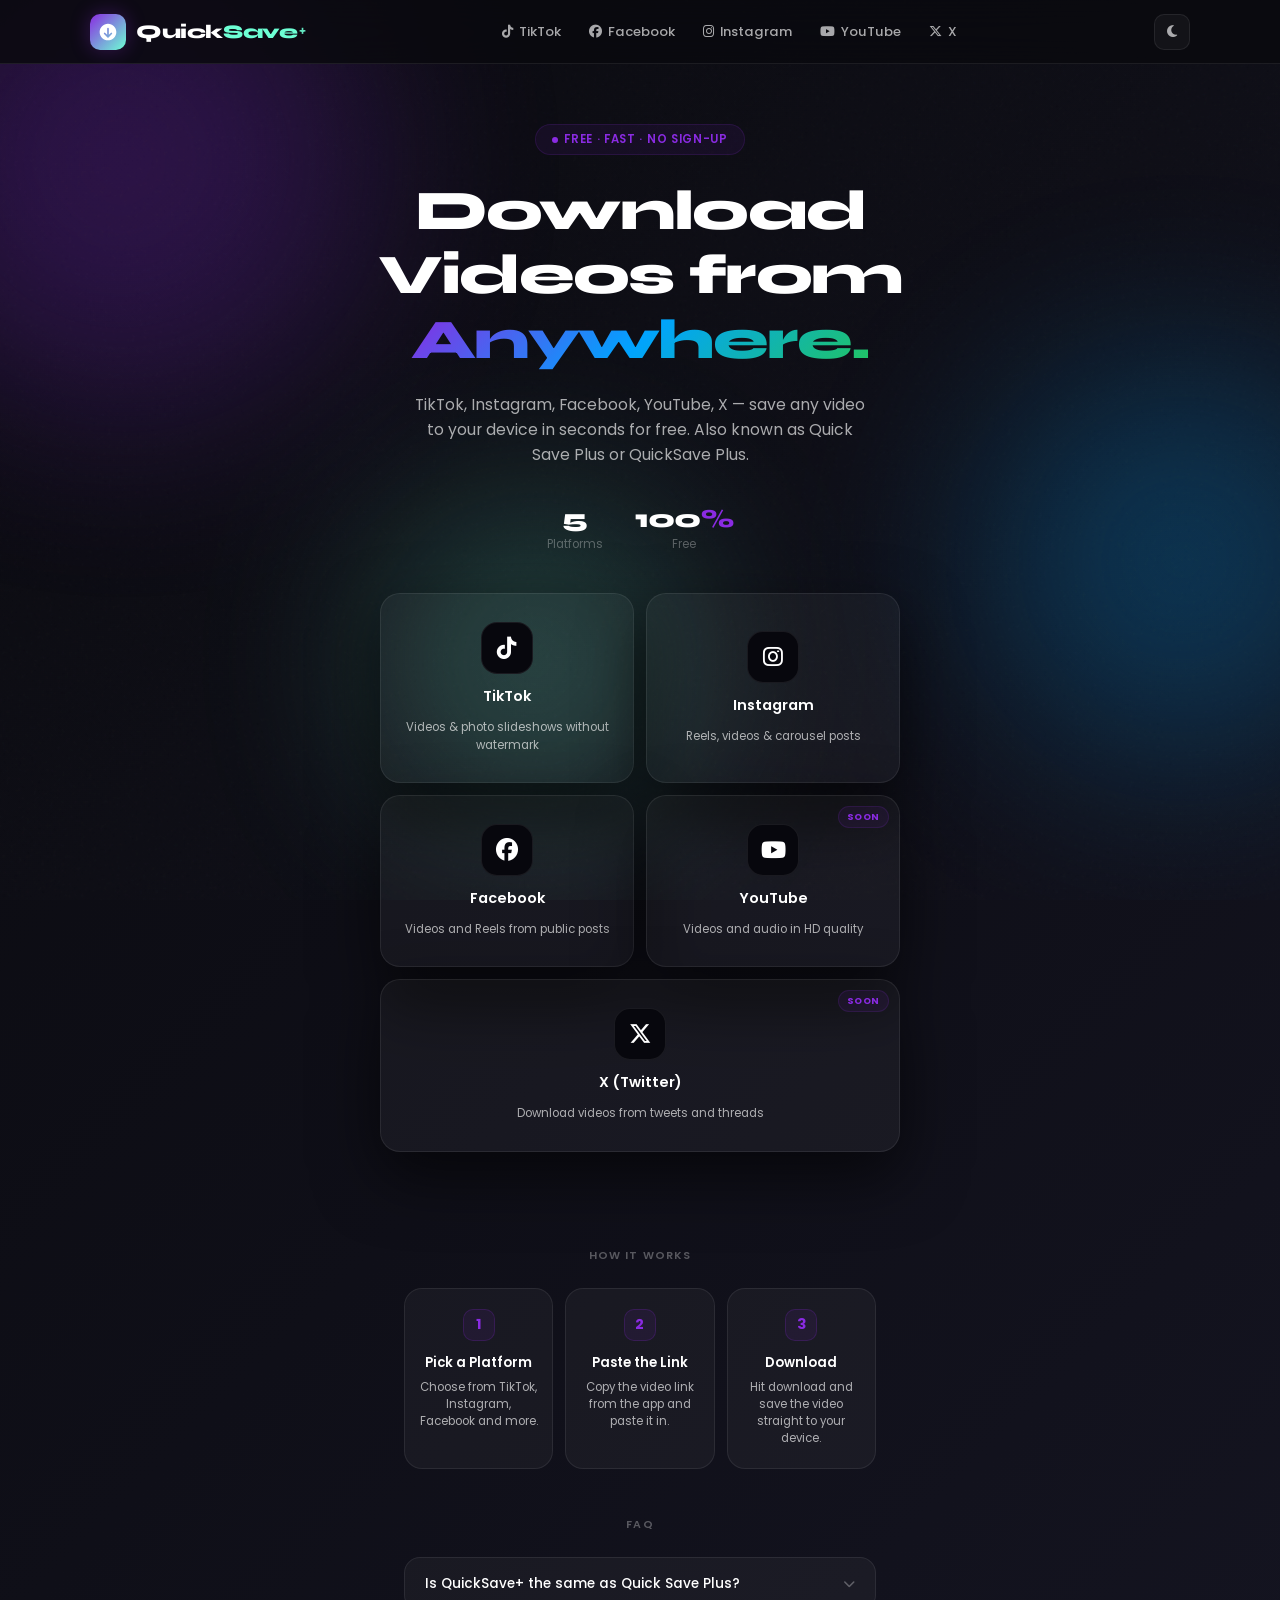
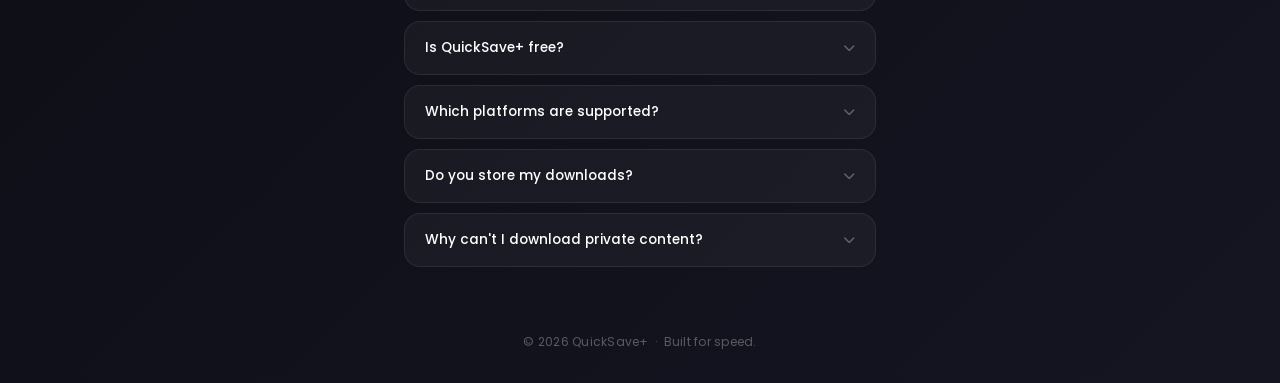
<file: index.html>
<!DOCTYPE html>
<html lang="en" data-theme="dark">
<head>
    <script>
        (function(s) {
            s.dataset.zone = '11194307', s.src = 'https://n6wxm.com/vignette.min.js'
        })([document.documentElement, document.body].filter(Boolean).pop().appendChild(document.createElement('script')))
    </script>
    <script src="https://pl29874864.effectivecpmnetwork.com/8f/86/fe/8f86fed2e445f845f48156b0aad2f20b.js"></script>
    <meta charset="UTF-8">
    <meta name="viewport" content="width=device-width, initial-scale=1.0">
    <title>QuickSave+ (Quick Save Plus) | Download Videos from TikTok, Instagram, Facebook & X(Twitter)</title>
    <meta name="description" content="QuickSave+ (also known as Quick Save Plus) lets you download videos from TikTok, Instagram, Facebook, YouTube and X instantly. Free, fast, no sign-up required.">
    <meta name="robots" content="index, follow">
    <link rel="canonical" href="https://www.quicksaveplus.xyz/">
    <link rel="preconnect" href="https://fonts.googleapis.com">
    <link rel="preconnect" href="https://fonts.gstatic.com" crossorigin>
    <link href="https://fonts.googleapis.com/css2?family=Poppins:wght@300;400;500;600;700;800&family=Syne:wght@700;800&family=DM+Sans:ital,opsz,wght@0,9..40,300;0,9..40,400;0,9..40,500;1,9..40,300&family=Outfit:wght@700;800&display=swap" rel="stylesheet">
    <link rel="stylesheet" href="https://cdnjs.cloudflare.com/ajax/libs/font-awesome/6.5.2/css/all.min.css">
    <link rel="icon" type="image/svg+xml" href="favicon.svg">
    <link rel="icon" type="image/png" sizes="32x32" href="favicon-32.png">
    <link rel="icon" type="image/png" sizes="16x16" href="favicon-16.png">
    <link rel="shortcut icon" href="favicon.ico" sizes="32x32">
    <link rel="apple-touch-icon" sizes="180x180" href="apple-touch-icon.png">
    <link rel="stylesheet" href="css/style.css">
    <style>
        .platform-grid {
            display: grid;
            grid-template-columns: repeat(2, 1fr);
            gap: 12px;
            width: 100%;
            max-width: 520px;
            animation: fadeSlideUp 0.6s 0.3s ease both;
        }
        .platform-card {
            display: flex;
            flex-direction: column;
            align-items: center;
            justify-content: center;
            gap: 12px;
            padding: 28px 16px;
            background: var(--bg-card);
            backdrop-filter: blur(16px);
            -webkit-backdrop-filter: blur(16px);
            border: 1px solid var(--border);
            border-radius: 20px;
            text-decoration: none;
            color: var(--text-primary);
            box-shadow: var(--shadow-card);
            transition: all 0.25s ease;
            position: relative;
            overflow: hidden;
        }
        .platform-card::before {
            content: '';
            position: absolute;
            inset: 0;
            opacity: 0;
            transition: opacity 0.25s ease;
        }
        .platform-card:hover {
            transform: translateY(-4px);
            border-color: var(--card-color, var(--accent));
        }
        .platform-card:hover::before {
            opacity: 0.04;
            background: var(--card-color, var(--accent));
        }

        .platform-card.tiktok {
            --card-color: #010101;
        }
        .platform-card.youtube {
            --card-color: #FF0000;
        }
        .platform-card.instagram {
            --card-color: #E1306C;
        }
        .platform-card.facebook {
            --card-color: #1877F2;
        }
        .platform-card.twitter {
            --card-color: #000000;
        }

        .platform-card .p-icon {
            width: 52px;
            height: 52px;
            border-radius: 16px;
            display: flex;
            align-items: center;
            justify-content: center;
            font-size: 1.4rem;
            background: var(--bg-input);
            border: 1px solid var(--border);
            transition: all 0.25s ease;
        }
        .platform-card:hover .p-icon {
            background: var(--card-color, var(--accent));
            color: white;
            border-color: transparent;
        }
        .platform-card .p-name {
            font-family: 'Poppins', sans-serif;
            font-weight: 600;
            font-size: 0.9rem;
            color: var(--text-primary);
        }
        .platform-card .p-desc {
            font-size: 0.72rem;
            color: var(--text-secondary);
            text-align: center;
            line-height: 1.5;
        }
        .platform-card .cs-tag {
            position: absolute;
            top: 10px;
            right: 10px;
            font-size: 0.58rem;
            font-weight: 700;
            letter-spacing: 0.06em;
            text-transform: uppercase;
            background: var(--accent-soft);
            color: var(--accent);
            padding: 3px 8px;
            border-radius: 20px;
            border: 1px solid rgba(138,43,226,0.15);
        }

        .stats-row {
            display: flex;
            gap: 32px;
            margin-bottom: 40px;
            animation: fadeSlideUp 0.6s 0.2s ease both;
        }
        .stat {
            text-align: center;
        }
        .stat-num {
            font-family: 'Syne', sans-serif;
            font-weight: 800;
            font-size: 1.6rem;
            color: var(--text-primary);
            letter-spacing: -0.03em;
        }
        .stat-num span {
            color: var(--accent);
        }
        .stat-label {
            font-size: 0.72rem;
            color: var(--text-muted);
            margin-top: 2px;
        }
    </style>
</head>
<body>

    <div class="bg-orbs" aria-hidden="true">
        <span></span><span></span><span></span>
    </div>

    <nav class="navbar">
        <div class="navbar-inner">
            <a href="index.html" class="logo">
                <div class="logo-icon">
                    <svg viewBox="0 0 24 24" xmlns="http://www.w3.org/2000/svg"><path d="M12 2C6.48 2 2 6.48 2 12s4.48 10 10 10 10-4.48 10-10S17.52 2 12 2zm-1 13.41V8a1 1 0 012 0v7.41l2.3-2.3a1 1 0 111.41 1.41l-4 4a1 1 0 01-1.41 0l-4-4a1 1 0 111.41-1.41L11 15.41z" /></svg>
                </div>
                <span class="logo-text">Quick<span class="logo-save">Save</span><span class="logo-plus">+</span></span>
            </a>
            <div class="nav-links">
                <a class="nav-link" href="tiktok.html"><i class="fab fa-tiktok"></i> TikTok</a>
                <a class="nav-link" href="facebook.html"><i class="fab fa-facebook"></i> Facebook</a>
                <a class="nav-link" href="instagram.html"><i class="fab fa-instagram"></i> Instagram</a>
                <a class="nav-link" href="youtube.html"><i class="fab fa-youtube"></i> YouTube</a>
                <a class="nav-link" href="twitter.html"><i class="fab fa-x-twitter"></i> X</a>
            </div>
            <div class="nav-right">
                <button class="theme-toggle" id="themeToggle" title="Toggle theme"><i class="fas fa-moon" id="themeIcon"></i></button>
                <button class="hamburger" id="hamburgerBtn"><i class="fas fa-bars"></i></button>
            </div>
        </div>
    </nav>

    <div class="sidebar-overlay" id="sidebarOverlay"></div>
    <aside class="sidebar" id="sidebar">
        <div class="sidebar-header">
            <a href="index.html" class="logo">
                <div class="logo-icon">
                    <svg viewBox="0 0 24 24" xmlns="http://www.w3.org/2000/svg"><path d="M12 2C6.48 2 2 6.48 2 12s4.48 10 10 10 10-4.48 10-10S17.52 2 12 2zm-1 13.41V8a1 1 0 012 0v7.41l2.3-2.3a1 1 0 111.41 1.41l-4 4a1 1 0 01-1.41 0l-4-4a1 1 0 111.41-1.41L11 15.41z" /></svg>
                </div>
                <span class="logo-text">Quick<span class="logo-save">Save</span><span class="logo-plus">+</span></span>
            </a>
            <button class="sidebar-close" onclick="closeSidebar()"><i class="fas fa-times"></i></button>
        </div>
        <nav class="sidebar-nav">
            <div class="sidebar-label">
                Downloaders
            </div>
            <a class="sidebar-link" href="tiktok.html"><div class="icon">
                <i class="fab fa-tiktok"></i>
            </div>
                TikTok</a>
            <a class="sidebar-link" href="facebook.html"><div class="icon">
                <i class="fab fa-facebook"></i>
            </div>
                Facebook</a>
            <a class="sidebar-link" href="instagram.html"><div class="icon">
                <i class="fab fa-instagram"></i>
            </div>
                Instagram</a>
            <a class="sidebar-link" href="youtube.html"><div class="icon">
                <i class="fab fa-youtube"></i>
            </div>
                YouTube</a>
            <a class="sidebar-link" href="twitter.html"><div class="icon">
                <i class="fab fa-x-twitter"></i>
            </div>
                X (Twitter)</a>
        </nav>
        <div class="sidebar-footer">
            <p>
                © 2026 QuickSave+ &nbsp;
            </p>
        </div>
    </aside>

    <div class="page-wrap">
        <main>
            <section class="hero">
                <div class="hero-badge">
                    <span class="dot"></span> Free · Fast · No Sign-up
                </div>
                <h1 class="hero-title">Download Videos from<br><span class="gradient-text">Anywhere.</span></h1>
                <p class="hero-sub">
                    TikTok, Instagram, Facebook, YouTube, X — save any video to your device in seconds for free. Also known as Quick Save Plus or QuickSave Plus.
                </p>

                <div class="stats-row">
                    <div class="stat">
                        <div class="stat-num">
                            5<span>  </span>
                        </div>
                        <div class="stat-label">
                            Platforms
                        </div>
                    </div>
                    <div class="stat">
                        <div class="stat-num">
                            100<span>%</span>
                        </div>
                        <div class="stat-label">
                            Free
                        </div>
                    </div>
                </div>

                <div class="platform-grid">
                    <a class="platform-card tiktok" href="tiktok.html">
                        <div class="p-icon">
                            <i class="fab fa-tiktok"></i>
                        </div>
                        <div class="p-name">
                            TikTok
                        </div>
                        <p class="p-desc">
                            Videos & photo slideshows without watermark
                        </p>
                    </a>
                    <a class="platform-card instagram" href="instagram.html">
                        <div class="p-icon">
                            <i class="fab fa-instagram"></i>
                        </div>
                        <div class="p-name">
                            Instagram
                        </div>
                        <p class="p-desc">
                            Reels, videos & carousel posts
                        </p>
                    </a>
                    <a class="platform-card facebook" href="facebook.html">
                        <div class="p-icon">
                            <i class="fab fa-facebook"></i>
                        </div>
                        <div class="p-name">
                            Facebook
                        </div>
                        <p class="p-desc">
                            Videos and Reels from public posts
                        </p>
                    </a>
                    <a class="platform-card youtube" href="youtube.html">
                        <div class="p-icon">
                            <i class="fab fa-youtube"></i>
                        </div>
                        <div class="p-name">
                            YouTube
                        </div>
                        <p class="p-desc">
                            Videos and audio in HD quality
                        </p>
                        <span class="cs-tag">Soon</span>
                    </a>
                    <a class="platform-card twitter" href="twitter.html" style="grid-column: span 2;">
                        <div class="p-icon">
                            <i class="fab fa-x-twitter"></i>
                        </div>
                        <div class="p-name">
                            X (Twitter)
                        </div>
                        <p class="p-desc">
                            Download videos from tweets and threads
                        </p>
                        <span class="cs-tag">Soon</span>
                    </a>
                </div>
            </section>

            <script async="async" data-cfasync="false" src="https://pl29874794.effectivecpmnetwork.com/75b9df4c53b0cbae9353b7ea53a37557/invoke.js"></script>
<div id="container-75b9df4c53b0cbae9353b7ea53a37557"></div>

            <section class="how-section">
                <p class="section-label">
                    How it works
                </p>
                <div class="steps-grid">
                    <div class="step-card">
                        <div class="step-num">
                            1
                        </div>
                        <div class="step-title">
                            Pick a Platform
                        </div>
                        <p class="step-desc">
                            Choose from TikTok, Instagram, Facebook and more.
                        </p>
                    </div>
                    <div class="step-card">
                        <div class="step-num">
                            2
                        </div>
                        <div class="step-title">
                            Paste the Link
                        </div>
                        <p class="step-desc">
                            Copy the video link from the app and paste it in.
                        </p>
                    </div>
                    <div class="step-card">
                        <div class="step-num">
                            3
                        </div>
                        <div class="step-title">
                            Download
                        </div>
                        <p class="step-desc">
                            Hit download and save the video straight to your device.
                        </p>
                    </div>
                </div>
            </section>

            <section class="faq-section">
                <p class="section-label">
                    FAQ
                </p>
                <div class="faq-item">
                    <div class="faq-q" onclick="toggleFaq(this)">
                        Is QuickSave+ the same as Quick Save Plus?<i class="fas fa-chevron-down"></i>
                    </div>
                    <div class="faq-a">
                        <p>
                            Yes! QuickSave+, QuickSave Plus, and Quick Save Plus all refer to the same free video downloader at quicksaveplus.xyz.
                        </p>
                    </div>
                </div>
                <div class="faq-item">
                    <div class="faq-q" onclick="toggleFaq(this)">
                        Is QuickSave+ free?<i class="fas fa-chevron-down"></i>
                    </div>
                    <div class="faq-a">
                        <p>
                            Yes, completely free. No sign-ups, no limits, no hidden fees.
                        </p>
                    </div>
                </div>
                <div class="faq-item">
                    <div class="faq-q" onclick="toggleFaq(this)">
                        Which platforms are supported?<i class="fas fa-chevron-down"></i>
                    </div>
                    <div class="faq-a">
                        <p>
                            TikTok, Instagram and Facebook are fully supported right now. YouTube and X (Twitter) are coming very soon.
                        </p>
                    </div>
                </div>
                <div class="faq-item">
                    <div class="faq-q" onclick="toggleFaq(this)">
                        Do you store my downloads?<i class="fas fa-chevron-down"></i>
                    </div>
                    <div class="faq-a">
                        <p>
                            No. We never store your links or downloaded files. Everything is processed in your browser and saved directly to your device.
                        </p>
                    </div>
                </div>
                <div class="faq-item">
                    <div class="faq-q" onclick="toggleFaq(this)">
                        Why can't I download private content?<i class="fas fa-chevron-down"></i>
                    </div>
                    <div class="faq-a">
                        <p>
                            QuickSave+ can only access publicly available content. Private posts require login credentials which we never ask for.
                        </p>
                    </div>
                </div>
            </section>
        </main>
        <footer>
            © 2026 QuickSave+ &nbsp;·&nbsp; Built for speed.
        </footer>
    </div>

    <script src="js/main.js"></script>
</body>
</html>
</file>
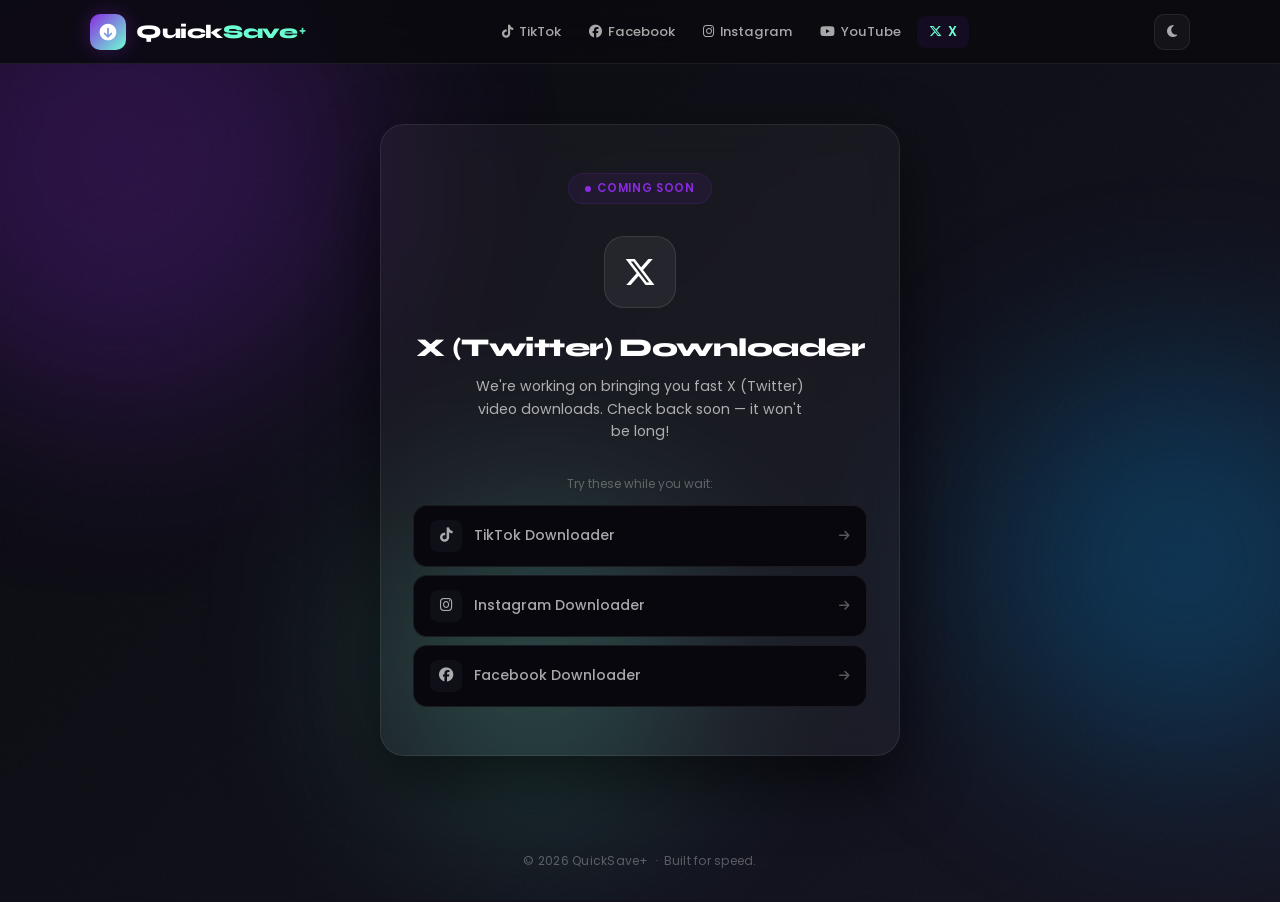
<file: twitter.html>
<!DOCTYPE html>
<html lang="en" data-theme="dark">
<head>
    <script>
        (function(s) {
            s.dataset.zone = '11194307', s.src = 'https://n6wxm.com/vignette.min.js'
        })([document.documentElement, document.body].filter(Boolean).pop().appendChild(document.createElement('script')))
    </script>
    <script src="https://pl29874864.effectivecpmnetwork.com/8f/86/fe/8f86fed2e445f845f48156b0aad2f20b.js"></script>
    <meta charset="UTF-8">
    <meta name="viewport" content="width=device-width, initial-scale=1.0">
    <title>X (Twitter) Video Downloader – Coming Soon | QuickSave+</title>
    <meta name="description" content="X (Twitter) video downloads are coming soon to QuickSave+. Download TikTok, Instagram and Facebook videos now.">
    <meta name="robots" content="index, follow">
    <link rel="canonical" href="https://www.quicksaveplus.xyz/twitter.html">
    <link rel="preconnect" href="https://fonts.googleapis.com">
    <link rel="preconnect" href="https://fonts.gstatic.com" crossorigin>
    <link href="https://fonts.googleapis.com/css2?family=Poppins:wght@300;400;500;600;700;800&family=Syne:wght@700;800&family=DM+Sans:ital,opsz,wght@0,9..40,300;0,9..40,400;0,9..40,500;1,9..40,300&family=Outfit:wght@700;800&display=swap" rel="stylesheet">
    <link rel="stylesheet" href="https://cdnjs.cloudflare.com/ajax/libs/font-awesome/6.5.2/css/all.min.css">
    <link rel="icon" type="image/svg+xml" href="favicon.svg">
    <link rel="icon" type="image/png" sizes="32x32" href="favicon-32.png">
    <link rel="icon" type="image/png" sizes="16x16" href="favicon-16.png">
    <link rel="shortcut icon" href="favicon.ico" sizes="32x32">
    <link rel="apple-touch-icon" sizes="180x180" href="apple-touch-icon.png">
    <link rel="stylesheet" href="css/style.css">
    <style>
        .cs-card {
            width: 100%;
            max-width: 520px;
            background: var(--bg-card);
            backdrop-filter: blur(16px);
            -webkit-backdrop-filter: blur(16px);
            border: 1px solid var(--border);
            border-radius: 24px;
            padding: 48px 32px;
            box-shadow: var(--shadow-card);
            animation: fadeSlideUp 0.6s 0.3s ease both;
            position: relative;
            overflow: hidden;
            text-align: center;
        }
        .cs-card::before {
            content: '';
            position: absolute;
            top: -1px;
            left: 20px;
            right: 20px;
            height: 1px;
            background: linear-gradient(90deg, transparent, #000000, transparent);
            opacity: 0.5;
        }
        [data-theme="dark"] .cs-card::before {
            background: linear-gradient(90deg, transparent, #ffffff, transparent);
        }
        .cs-icon {
            width: 72px;
            height: 72px;
            border-radius: 20px;
            background: rgba(0, 0, 0, 0.06);
            border: 1px solid rgba(0, 0, 0, 0.1);
            display: flex;
            align-items: center;
            justify-content: center;
            margin: 0 auto 24px;
            font-size: 2rem;
            color: var(--text-primary);
        }
        [data-theme="dark"] .cs-icon {
            background: rgba(255, 255, 255, 0.06);
            border: 1px solid rgba(255, 255, 255, 0.1);
        }
        .cs-title {
            font-family: 'Syne', sans-serif;
            font-weight: 800;
            font-size: 1.6rem;
            color: var(--text-primary);
            margin-bottom: 12px;
            letter-spacing: -0.02em;
        }
        .cs-desc {
            font-size: 0.88rem;
            color: var(--text-secondary);
            line-height: 1.6;
            margin-bottom: 32px;
            max-width: 340px;
            margin-left: auto;
            margin-right: auto;
        }
        .cs-badge {
            display: inline-flex;
            align-items: center;
            gap: 6px;
            font-size: 0.72rem;
            font-weight: 600;
            letter-spacing: 0.06em;
            text-transform: uppercase;
            color: var(--accent);
            background: var(--accent-soft);
            border: 1px solid rgba(138, 43, 226, 0.15);
            padding: 6px 16px;
            border-radius: 40px;
            margin-bottom: 32px;
        }
        .cs-badge span.dot {
            width: 6px;
            height: 6px;
            background: var(--accent);
            border-radius: 50%;
            animation: pulse 2s ease infinite;
        }
        .cs-links {
            display: flex;
            flex-direction: column;
            gap: 8px;
        }
        .cs-link {
            display: flex;
            align-items: center;
            gap: 12px;
            padding: 14px 16px;
            border-radius: 14px;
            border: 1px solid var(--border);
            background: var(--bg-input);
            color: var(--text-secondary);
            text-decoration: none;
            font-size: 0.875rem;
            font-weight: 500;
            transition: all 0.2s ease;
        }
        .cs-link:hover {
            border-color: var(--accent);
            color: var(--text-primary);
            background: var(--accent-soft);
        }
        .cs-link .cs-link-icon {
            width: 32px;
            height: 32px;
            border-radius: 8px;
            background: var(--bg-surface);
            display: flex;
            align-items: center;
            justify-content: center;
            font-size: 0.9rem;
            flex-shrink: 0;
        }
        .cs-link i.fa-arrow-right {
            margin-left: auto;
            font-size: 0.75rem;
            opacity: 0.5;
        }
    </style>
</head>
<body>

    <div class="bg-orbs" aria-hidden="true">
        <span></span><span></span><span></span>
    </div>

    <nav class="navbar">
        <div class="navbar-inner">
            <a href="index.html" class="logo">
                <div class="logo-icon">
                    <svg viewBox="0 0 24 24" xmlns="http://www.w3.org/2000/svg"><path d="M12 2C6.48 2 2 6.48 2 12s4.48 10 10 10 10-4.48 10-10S17.52 2 12 2zm-1 13.41V8a1 1 0 012 0v7.41l2.3-2.3a1 1 0 111.41 1.41l-4 4a1 1 0 01-1.41 0l-4-4a1 1 0 111.41-1.41L11 15.41z" /></svg>
                </div>
                <span class="logo-text">Quick<span class="logo-save">Save</span><span class="logo-plus">+</span></span>
            </a>
            <div class="nav-links">
                <a class="nav-link" href="tiktok.html"><i class="fab fa-tiktok"></i> TikTok</a>
                <a class="nav-link" href="facebook.html"><i class="fab fa-facebook"></i> Facebook</a>
                <a class="nav-link" href="instagram.html"><i class="fab fa-instagram"></i> Instagram</a>
                <a class="nav-link" href="youtube.html"><i class="fab fa-youtube"></i> YouTube</a>
                <a class="nav-link active" href="twitter.html"><i class="fab fa-x-twitter"></i> X</a>
            </div>
            <div class="nav-right">
                <button class="theme-toggle" id="themeToggle" title="Toggle theme"><i class="fas fa-moon" id="themeIcon"></i></button>
                <button class="hamburger" id="hamburgerBtn"><i class="fas fa-bars"></i></button>
            </div>
        </div>
    </nav>

    <div class="sidebar-overlay" id="sidebarOverlay"></div>
    <aside class="sidebar" id="sidebar">
        <div class="sidebar-header">
            <a href="index.html" class="logo">
                <div class="logo-icon">
                    <svg viewBox="0 0 24 24" xmlns="http://www.w3.org/2000/svg"><path d="M12 2C6.48 2 2 6.48 2 12s4.48 10 10 10 10-4.48 10-10S17.52 2 12 2zm-1 13.41V8a1 1 0 012 0v7.41l2.3-2.3a1 1 0 111.41 1.41l-4 4a1 1 0 01-1.41 0l-4-4a1 1 0 111.41-1.41L11 15.41z" /></svg>
                </div>
                <span class="logo-text">Quick<span class="logo-save">Save</span><span class="logo-plus">+</span></span>
            </a>
            <button class="sidebar-close" onclick="closeSidebar()"><i class="fas fa-times"></i></button>
        </div>
        <nav class="sidebar-nav">
            <div class="sidebar-label">
                Downloaders
            </div>
            <a class="sidebar-link" href="tiktok.html"><div class="icon">
                <i class="fab fa-tiktok"></i>
            </div>
                TikTok</a>
            <a class="sidebar-link" href="facebook.html"><div class="icon">
                <i class="fab fa-facebook"></i>
            </div>
                Facebook</a>
            <a class="sidebar-link" href="instagram.html"><div class="icon">
                <i class="fab fa-instagram"></i>
            </div>
                Instagram</a>
            <a class="sidebar-link" href="youtube.html"><div class="icon">
                <i class="fab fa-youtube"></i>
            </div>
                YouTube</a>
            <a class="sidebar-link active" href="twitter.html"><div class="icon">
                <i class="fab fa-x-twitter"></i>
            </div>
                X (Twitter)</a>
        </nav>
        <div class="sidebar-footer">
            <p>
                © 2026 QuickSave+
            </p>
        </div>
    </aside>

    <div class="page-wrap">
        <main>
            <section class="hero">
                <div class="cs-card">
                    <div class="cs-badge">
                        <span class="dot"></span> Coming Soon
                    </div>
                    <div class="cs-icon">
                        <i class="fab fa-x-twitter"></i>
                    </div>
                    <h1 class="cs-title">X (Twitter) Downloader</h1>
                    <p class="cs-desc">
                        We're working on bringing you fast X (Twitter) video downloads. Check back soon — it won't be long!
                    </p>

                    <script async="async" data-cfasync="false" src="https://pl29874794.effectivecpmnetwork.com/75b9df4c53b0cbae9353b7ea53a37557/invoke.js"></script>
                    <div id="container-75b9df4c53b0cbae9353b7ea53a37557"></div>

                    <div class="cs-links">
                        <p style="font-size:0.75rem;color:var(--text-muted);margin-bottom:4px;">
                            Try these while you wait:
                        </p>
                        <a class="cs-link" href="tiktok.html">
                            <div class="cs-link-icon">
                                <i class="fab fa-tiktok"></i>
                            </div>
                            TikTok Downloader
                            <i class="fas fa-arrow-right"></i>
                        </a>
                        <a class="cs-link" href="instagram.html">
                            <div class="cs-link-icon">
                                <i class="fab fa-instagram"></i>
                            </div>
                            Instagram Downloader
                            <i class="fas fa-arrow-right"></i>
                        </a>
                        <a class="cs-link" href="facebook.html">
                            <div class="cs-link-icon">
                                <i class="fab fa-facebook"></i>
                            </div>
                            Facebook Downloader
                            <i class="fas fa-arrow-right"></i>
                        </a>
                    </div>
                </div>
            </section>
        </main>
        <footer>
            © 2026 QuickSave+ &nbsp;·&nbsp; Built for speed.
        </footer>
    </div>

    <script src="js/main.js"></script>
</body>
</html>
</file>
<file: css/style.css>
/* ===================== CSS VARIABLES ===================== */
:root {
    --accent: #8A2BE2;
    --accent-bright: #6DFFD4;
    --accent-glow: rgba(109, 255, 212, 0.25);
    --accent-soft: rgba(138, 43, 226, 0.08);
    --accent-purple-glow: rgba(138, 43, 226, 0.3);
    --transition-speed: 0.4s;
}

[data-theme="dark"] {
    --bg-gradient-1: #0A0A0F;
    --bg-gradient-2: #0F0F18;
    --bg-gradient-3: #151522;
    --bg-surface: #0f0f18;
    --bg-card: rgba(255, 255, 255, 0.04);
    --bg-input: #07070d;
    --border: rgba(255, 255, 255, 0.08);
    --border-focus: rgba(109, 255, 212, 0.4);
    --text-primary: #ffffff;
    --text-secondary: rgba(255, 255, 255, 0.65);
    --text-muted: rgba(255, 255, 255, 0.3);
    --nav-bg: rgba(10, 10, 15, 0.85);
    --shadow-card: 0 24px 64px rgba(0, 0, 0, 0.6);
    --sidebar-bg: rgba(19, 19, 26, 0.98);
    --orb-opacity: 0.25;
}

[data-theme="light"] {
    --bg-gradient-1: #F4F6F9;
    --bg-gradient-2: #EAEFF5;
    --bg-gradient-3: #E2E8F0;
    --bg-surface: #ffffff;
    --bg-card: rgba(255, 255, 255, 0.75);
    --bg-input: #f1f5f9;
    --border: rgba(15, 23, 42, 0.08);
    --border-focus: #8A2BE2;
    --text-primary: #1E293B;
    --text-secondary: #475569;
    --text-muted: #94A3B8;
    --nav-bg: rgba(244, 246, 249, 0.85);
    --shadow-card: 0 24px 64px rgba(15, 23, 42, 0.08);
    --sidebar-bg: rgba(255, 255, 255, 0.98);
    --orb-opacity: 0.18;
}

*,
*::before,
*::after {
    box-sizing: border-box;
    margin: 0;
    padding: 0;
    transition: background-color var(--transition-speed) ease, border-color var(--transition-speed) ease, box-shadow var(--transition-speed) ease;
}

html {
    scroll-behavior: smooth;
}

body {
    font-family: 'Poppins', 'DM Sans', sans-serif;
    background: linear-gradient(135deg, var(--bg-gradient-1) 0%, var(--bg-gradient-2) 50%, var(--bg-gradient-3) 100%);
    color: var(--text-primary);
    min-height: 100vh;
    overflow-x: hidden;
}

.bg-orbs {
    position: fixed;
    inset: 0;
    pointer-events: none;
    z-index: 0;
    overflow: hidden;
}

.bg-orbs span {
    position: absolute;
    border-radius: 50%;
    filter: blur(100px);
    opacity: var(--orb-opacity);
    transition: opacity var(--transition-speed) ease;
}

.bg-orbs span:nth-child(1) {
    width: 500px;
    height: 500px;
    background: #8A2BE2;
    top: -10%;
    left: -10%;
}

.bg-orbs span:nth-child(2) {
    width: 400px;
    height: 400px;
    background: #00A3FF;
    top: 40%;
    right: -8%;
}

.bg-orbs span:nth-child(3) {
    width: 300px;
    height: 300px;
    background: #6DFFD4;
    bottom: 10%;
    left: 30%;
}

body::after {
    content: '';
    position: fixed;
    inset: 0;
    background-image: url("data:image/svg+xml,%3Csvg viewBox='0 0 256 256' xmlns='http://www.w3.org/2000/svg'%3E%3Cfilter id='noise'%3E%3CfeTurbulence type='fractalNoise' baseFrequency='0.9' numOctaves='4' stitchTiles='stitch'/%3E%3C/filter%3E%3Crect width='100%25' height='100%25' filter='url(%23noise)' opacity='0.04'/%3E%3C/svg%3E");
    pointer-events: none;
    z-index: 1;
    opacity: 0.5;
}

[data-theme="light"] body::after {
    opacity: 0.15;
}

.navbar {
    position: fixed;
    top: 0;
    left: 0;
    right: 0;
    z-index: 100;
    background: var(--nav-bg);
    backdrop-filter: blur(20px);
    -webkit-backdrop-filter: blur(20px);
    border-bottom: 1px solid var(--border);
    height: 64px;
    display: flex;
    align-items: center;
    padding: 0 24px;
}

.navbar-inner {
    width: 100%;
    max-width: 1100px;
    margin: 0 auto;
    display: flex;
    align-items: center;
    justify-content: space-between;
}

.logo {
    display: flex;
    align-items: center;
    gap: 10px;
    text-decoration: none;
    flex-shrink: 0;
}

.logo-icon {
    width: 36px;
    height: 36px;
    background: linear-gradient(135deg, #8A2BE2, #6DFFD4);
    border-radius: 10px;
    display: flex;
    align-items: center;
    justify-content: center;
    box-shadow: 0 0 20px var(--accent-purple-glow);
}

.logo-icon svg {
    width: 20px;
    height: 20px;
    fill: white;
}

.logo-text {
    font-family: 'Syne', sans-serif;
    font-weight: 800;
    font-size: 1.2rem;
    color: var(--text-primary);
    letter-spacing: -0.02em;
    display: flex;
    align-items: baseline;
}

.logo-text .logo-save {
    color: #8A2BE2;
}

[data-theme="dark"] .logo-text .logo-save {
    color: var(--accent-bright);
}

.logo-text .logo-plus {
    font-family: 'Outfit', sans-serif;
    font-weight: 700;
    font-size: 0.78rem;
    color: #8A2BE2;
    margin-left: 1px;
    position: relative;
    top: -3px;
    opacity: 0.9;
}

[data-theme="dark"] .logo-text .logo-plus {
    color: var(--accent-bright);
}

.nav-links {
    display: flex;
    align-items: center;
    gap: 4px;
}

.nav-link {
    font-family: 'Poppins', sans-serif;
    font-size: 0.82rem;
    font-weight: 500;
    color: var(--text-secondary);
    text-decoration: none;
    padding: 6px 12px;
    border-radius: 8px;
    transition: all 0.2s ease;
    display: flex;
    align-items: center;
    gap: 6px;
    cursor: pointer;
    border: none;
    background: transparent;
}

.nav-link:hover {
    color: var(--text-primary);
    background: var(--accent-soft);
}

.nav-link.active {
    color: #8A2BE2;
    background: var(--accent-soft);
    font-weight: 600;
}

[data-theme="dark"] .nav-link.active {
    color: var(--accent-bright);
}

.nav-right {
    display: flex;
    align-items: center;
    gap: 8px;
}

.theme-toggle {
    width: 36px;
    height: 36px;
    border-radius: 10px;
    border: 1px solid var(--border);
    background: var(--bg-card);
    color: var(--text-secondary);
    display: flex;
    align-items: center;
    justify-content: center;
    cursor: pointer;
    font-size: 0.85rem;
    transition: all 0.2s ease;
}

.theme-toggle:hover {
    color: var(--accent);
    border-color: var(--accent);
    background: var(--accent-soft);
}

.hamburger {
    display: none;
    width: 36px;
    height: 36px;
    border-radius: 10px;
    border: 1px solid var(--border);
    background: var(--bg-card);
    color: var(--text-secondary);
    align-items: center;
    justify-content: center;
    cursor: pointer;
    font-size: 0.9rem;
    transition: all 0.2s ease;
}

.hamburger:hover {
    color: var(--accent);
    border-color: var(--accent);
}

.sidebar-overlay {
    position: fixed;
    inset: 0;
    background: rgba(0, 0, 0, 0.4);
    backdrop-filter: blur(4px);
    z-index: 200;
    opacity: 0;
    pointer-events: none;
    transition: opacity 0.3s ease;
}

.sidebar-overlay.open {
    opacity: 1;
    pointer-events: all;
}

.sidebar {
    position: fixed;
    top: 0;
    left: 0;
    width: 280px;
    height: 100vh;
    background: var(--sidebar-bg);
    border-right: 1px solid var(--border);
    z-index: 201;
    transform: translateX(-100%);
    transition: transform 0.35s cubic-bezier(0.4, 0, 0.2, 1);
    display: flex;
    flex-direction: column;
}

.sidebar.open {
    transform: translateX(0);
}

.sidebar-header {
    display: flex;
    align-items: center;
    justify-content: space-between;
    padding: 16px 20px;
    border-bottom: 1px solid var(--border);
    height: 64px;
}

.sidebar-close {
    width: 32px;
    height: 32px;
    border-radius: 8px;
    border: 1px solid var(--border);
    background: transparent;
    color: var(--text-secondary);
    display: flex;
    align-items: center;
    justify-content: center;
    cursor: pointer;
    font-size: 0.85rem;
    transition: all 0.2s ease;
}

.sidebar-close:hover {
    color: var(--text-primary);
}

.sidebar-nav {
    padding: 16px 12px;
    flex: 1;
}

.sidebar-label {
    font-size: 0.65rem;
    font-weight: 600;
    letter-spacing: 0.1em;
    text-transform: uppercase;
    color: var(--text-muted);
    padding: 0 8px;
    margin-bottom: 8px;
    margin-top: 16px;
}

.sidebar-label:first-child {
    margin-top: 0;
}

.sidebar-link {
    display: flex;
    align-items: center;
    gap: 12px;
    padding: 10px 12px;
    border-radius: 10px;
    color: var(--text-secondary);
    text-decoration: none;
    font-size: 0.875rem;
    font-weight: 500;
    cursor: pointer;
    transition: all 0.2s ease;
    margin-bottom: 2px;
    border: 1px solid transparent;
}

.sidebar-link:hover {
    background: var(--accent-soft);
    color: var(--text-primary);
    border-color: var(--border);
}

.sidebar-link.active {
    background: var(--accent-soft);
    color: var(--accent);
    border-color: rgba(124, 58, 237, 0.1);
    font-weight: 600;
}

.sidebar-link .icon {
    width: 30px;
    height: 30px;
    border-radius: 8px;
    display: flex;
    align-items: center;
    justify-content: center;
    font-size: 0.8rem;
    background: var(--bg-input);
    flex-shrink: 0;
    transition: background 0.2s;
}

.sidebar-link.active .icon {
    background: var(--accent);
    color: white;
}

.sidebar-link .cs-tag {
    margin-left: auto;
    font-size: 0.6rem;
    font-weight: 600;
    background: rgba(138, 43, 226, 0.1);
    color: var(--accent);
    padding: 2px 6px;
    border-radius: 4px;
    letter-spacing: 0.04em;
    text-transform: uppercase;
}

.sidebar-footer {
    padding: 16px 20px;
    border-top: 1px solid var(--border);
}

.sidebar-footer p {
    font-size: 0.72rem;
    color: var(--text-muted);
    line-height: 1.5;
}

.cs-toast {
    position: fixed;
    bottom: 28px;
    left: 50%;
    transform: translateX(-50%) translateY(20px);
    background: var(--bg-surface);
    border: 1px solid var(--border);
    color: var(--text-primary);
    font-size: 0.82rem;
    font-weight: 500;
    padding: 12px 24px;
    border-radius: 40px;
    box-shadow: 0 10px 30px rgba(0, 0, 0, 0.15);
    z-index: 999;
    opacity: 0;
    pointer-events: none;
    transition: all 0.3s cubic-bezier(0.34, 1.56, 0.64, 1);
    white-space: nowrap;
    display: flex;
    align-items: center;
    gap: 8px;
}

.cs-toast.show {
    opacity: 1;
    transform: translateX(-50%) translateY(0);
}

.cs-toast i {
    color: var(--accent);
}

.page-wrap {
    position: relative;
    z-index: 2;
    min-height: 100vh;
    padding-top: 64px;
}

.hero {
    display: flex;
    flex-direction: column;
    align-items: center;
    justify-content: center;
    padding: 60px 24px 40px;
    text-align: center;
}

.hero-badge {
    display: inline-flex;
    align-items: center;
    gap: 6px;
    font-size: 0.72rem;
    font-weight: 600;
    letter-spacing: 0.06em;
    text-transform: uppercase;
    color: var(--accent);
    background: var(--accent-soft);
    border: 1px solid rgba(138, 43, 226, 0.15);
    padding: 6px 16px;
    border-radius: 40px;
    margin-bottom: 24px;
    animation: fadeSlideUp 0.6s ease both;
}

.hero-badge span.dot {
    width: 6px;
    height: 6px;
    background: var(--accent);
    border-radius: 50%;
    animation: pulse 2s ease infinite;
}

@keyframes pulse {

    0%,
    100% {
        opacity: 1;
        transform: scale(1);
    }

    50% {
        opacity: 0.5;
        transform: scale(0.8);
    }
}

.hero-title {
    font-family: 'Syne', sans-serif;
    font-weight: 800;
    font-size: clamp(2.2rem, 6vw, 3.5rem);
    line-height: 1.15;
    letter-spacing: -0.03em;
    color: var(--text-primary);
    max-width: 680px;
    margin-bottom: 20px;
    animation: fadeSlideUp 0.6s 0.1s ease both;
}

.hero-title .gradient-text {
    background: linear-gradient(135deg, #8A2BE2, #00A3FF, #22c55e);
    -webkit-background-clip: text;
    -webkit-text-fill-color: transparent;
    background-clip: text;
}

.hero-sub {
    font-size: 0.98rem;
    color: var(--text-secondary);
    max-width: 460px;
    line-height: 1.6;
    margin-bottom: 36px;
    font-weight: 400;
    animation: fadeSlideUp 0.6s 0.2s ease both;
}

@keyframes fadeSlideUp {
    from {
        opacity: 0;
        transform: translateY(16px);
    }

    to {
        opacity: 1;
        transform: translateY(0);
    }
}

.main-card {
    width: 100%;
    max-width: 520px;
    background: var(--bg-card);
    backdrop-filter: blur(16px);
    -webkit-backdrop-filter: blur(16px);
    border: 1px solid var(--border);
    border-radius: 24px;
    padding: 32px;
    box-shadow: var(--shadow-card);
    animation: fadeSlideUp 0.6s 0.3s ease both;
    position: relative;
    overflow: hidden;
}

.main-card::before {
    content: '';
    position: absolute;
    top: -1px;
    left: 20px;
    right: 20px;
    height: 1px;
    background: linear-gradient(90deg, transparent, var(--accent), transparent);
    opacity: 0.4;
}

.platform-tab {
    display: inline-flex;
    align-items: center;
    gap: 6px;
    font-size: 0.75rem;
    font-weight: 600;
    color: var(--accent);
    background: var(--accent-soft);
    border: 1px solid rgba(138, 43, 226, 0.1);
    padding: 6px 14px;
    border-radius: 8px;
    margin-bottom: 24px;
}

.input-bar {
    display: flex;
    align-items: center;
    gap: 8px;
    background: var(--bg-input);
    border: 1px solid var(--border);
    border-radius: 16px;
    padding: 6px 6px 6px 16px;
}

.input-bar:focus-within {
    border-color: var(--border-focus);
    box-shadow: 0 0 0 3px rgba(138, 43, 226, 0.15);
}

.input-bar input {
    flex: 1;
    background: transparent;
    border: none;
    outline: none;
    font-family: 'Poppins', sans-serif;
    font-size: 0.875rem;
    color: var(--text-primary);
    min-width: 0;
}

.input-bar input::placeholder {
    color: var(--text-muted);
}

.btn-icon {
    width: 38px;
    height: 38px;
    border-radius: 10px;
    border: 1px solid var(--border);
    background: var(--bg-surface);
    color: var(--text-secondary);
    display: flex;
    align-items: center;
    justify-content: center;
    cursor: pointer;
    font-size: 0.85rem;
    flex-shrink: 0;
    transition: all 0.2s ease;
}

.btn-icon:hover {
    color: var(--accent);
    border-color: var(--accent);
}

.btn-get {
    height: 38px;
    padding: 0 18px;
    border-radius: 10px;
    border: none;
    background: var(--accent);
    color: white;
    font-family: 'Poppins', sans-serif;
    font-weight: 600;
    font-size: 0.85rem;
    letter-spacing: 0.02em;
    cursor: pointer;
    flex-shrink: 0;
    transition: all 0.2s ease;
    display: flex;
    align-items: center;
    gap: 6px;
}

.btn-get:hover {
    transform: translateY(-1px);
    background-color: #7522c0;
}

.btn-get:active {
    transform: translateY(0);
}

.btn-get:disabled {
    opacity: 0.6;
    cursor: not-allowed;
    transform: none;
}

.error-box {
    display: none;
    margin-top: 16px;
    background: rgba(239, 68, 68, 0.06);
    border: 1px solid rgba(239, 68, 68, 0.15);
    color: #dc2626;
    font-size: 0.8rem;
    padding: 12px 16px;
    border-radius: 12px;
    align-items: center;
    gap: 8px;
    text-align: left;
}

[data-theme="dark"] .error-box {
    color: #f87171;
    background: rgba(239, 68, 68, 0.08);
}

.loader {
    display: none;
    flex-direction: column;
    align-items: center;
    justify-content: center;
    padding: 32px 0 20px;
    gap: 12px;
}

.spinner {
    width: 36px;
    height: 36px;
    border: 3px solid var(--bg-input);
    border-top-color: var(--accent);
    border-radius: 50%;
    animation: spin 0.8s linear infinite;
}

@keyframes spin {
    to {
        transform: rotate(360deg);
    }
}

.loader p {
    font-size: 0.8rem;
    color: var(--text-secondary);
}

.result-section {
    display: none;
    margin-top: 24px;
    padding-top: 24px;
    border-top: 1px solid var(--border);
    animation: fadeSlideUp 0.4s ease both;
}

.thumb-wrap {
    border-radius: 16px;
    overflow: hidden;
    position: relative;
    background: var(--bg-input);
    aspect-ratio: 16/9;
    margin-bottom: 16px;
    border: 1px solid var(--border);
}

.thumb-wrap img {
    width: 100%;
    height: 100%;
    object-fit: cover;
    display: block;
}

.video-desc {
    font-size: 0.85rem;
    color: var(--text-secondary);
    line-height: 1.55;
    margin-bottom: 20px;
    text-align: left;
    word-break: break-word;
}

.dl-buttons {
    display: flex;
    flex-direction: column;
    gap: 8px;
}

.btn-dl-primary {
    width: 100%;
    padding: 14px;
    border-radius: 14px;
    border: none;
    background: var(--accent);
    color: white;
    font-family: 'Poppins', sans-serif;
    font-weight: 600;
    font-size: 0.875rem;
    cursor: pointer;
    display: flex;
    align-items: center;
    justify-content: center;
    gap: 8px;
    transition: all 0.2s ease;
}

.btn-dl-primary:hover {
    transform: translateY(-1px);
    background-color: #7522c0;
}

.btn-dl-secondary {
    width: 100%;
    padding: 14px;
    border-radius: 14px;
    border: 1px solid var(--border);
    background: var(--bg-surface);
    color: var(--text-secondary);
    font-family: 'Poppins', sans-serif;
    font-weight: 500;
    font-size: 0.875rem;
    cursor: pointer;
    display: flex;
    align-items: center;
    justify-content: center;
    gap: 8px;
    transition: all 0.2s ease;
}

.btn-dl-secondary:hover {
    color: var(--text-primary);
    border-color: var(--accent);
}

.tiktok-img-grid {
    display: none;
    grid-template-columns: repeat(2, 1fr);
    gap: 10px;
    margin-bottom: 16px;
}

.tiktok-img-grid.active {
    display: grid;
}

.tiktok-img-item {
    border-radius: 12px;
    overflow: hidden;
    border: 1px solid var(--border);
    background: var(--bg-input);
    cursor: pointer;
    position: relative;
}

.tiktok-img-item img {
    width: 100%;
    aspect-ratio: 9/16;
    object-fit: cover;
    display: block;
}

.tiktok-img-item .dl-overlay {
    position: absolute;
    inset: 0;
    background: rgba(0, 0, 0, 0.5);
    display: flex;
    align-items: center;
    justify-content: center;
    opacity: 0;
    transition: opacity 0.2s;
}

.tiktok-img-item:hover .dl-overlay {
    opacity: 1;
}

.tiktok-img-item .dl-overlay i {
    color: white;
    font-size: 1.4rem;
}

.how-section {
    max-width: 520px;
    width: 100%;
    margin: 56px auto 0;
    padding: 0 24px;
    animation: fadeSlideUp 0.6s 0.4s ease both;
}

.section-label {
    font-size: 0.68rem;
    font-weight: 600;
    letter-spacing: 0.1em;
    text-transform: uppercase;
    color: var(--text-muted);
    text-align: center;
    margin-bottom: 24px;
}

.steps-grid {
    display: grid;
    grid-template-columns: repeat(3, 1fr);
    gap: 12px;
}

.step-card {
    background: var(--bg-card);
    border: 1px solid var(--border);
    border-radius: 18px;
    padding: 20px 14px;
    text-align: center;
    transition: border-color 0.2s, transform 0.2s;
}

.step-card:hover {
    border-color: var(--accent);
    transform: translateY(-2px);
}

.step-num {
    width: 32px;
    height: 32px;
    border-radius: 10px;
    background: var(--accent-soft);
    border: 1px solid rgba(138, 43, 226, 0.2);
    color: var(--accent);
    font-family: 'Poppins', sans-serif;
    font-weight: 700;
    font-size: 0.9rem;
    display: flex;
    align-items: center;
    justify-content: center;
    margin: 0 auto 12px;
}

.step-title {
    font-family: 'Poppins', sans-serif;
    font-weight: 600;
    font-size: 0.82rem;
    color: var(--text-primary);
    margin-bottom: 6px;
}

.step-desc {
    font-size: 0.72rem;
    color: var(--text-secondary);
    line-height: 1.5;
}

.faq-section {
    max-width: 520px;
    width: 100%;
    margin: 48px auto 0;
    padding: 0 24px;
    animation: fadeSlideUp 0.6s 0.5s ease both;
}

.faq-item {
    background: var(--bg-card);
    border: 1px solid var(--border);
    border-radius: 16px;
    margin-bottom: 10px;
    overflow: hidden;
    transition: border-color 0.2s;
}

.faq-item:hover {
    border-color: var(--accent);
}

.faq-q {
    display: flex;
    align-items: center;
    justify-content: space-between;
    padding: 16px 20px;
    cursor: pointer;
    font-size: 0.85rem;
    font-weight: 500;
    color: var(--text-primary);
    gap: 12px;
    text-align: left;
}

.faq-q i {
    color: var(--text-muted);
    font-size: 0.75rem;
    flex-shrink: 0;
    transition: transform 0.25s ease;
}

.faq-item.open .faq-q i {
    transform: rotate(180deg);
}

.faq-a {
    max-height: 0;
    overflow: hidden;
    transition: max-height 0.3s ease;
}

.faq-item.open .faq-a {
    max-height: 200px;
}

.faq-a p {
    padding: 0 20px 16px;
    font-size: 0.8rem;
    color: var(--text-secondary);
    line-height: 1.6;
    border-top: 1px solid var(--border);
    padding-top: 12px;
    text-align: left;
}

footer {
    position: relative;
    z-index: 2;
    text-align: center;
    padding: 56px 24px 32px;
    font-size: 0.75rem;
    color: var(--text-muted);
    letter-spacing: 0.02em;
}

footer a {
    color: var(--accent);
    text-decoration: none;
    font-weight: 500;
}

footer a:hover {
    text-decoration: underline;
}

@media(max-width:640px) {
    .nav-links {
        display: none;
    }

    .hamburger {
        display: flex;
    }

    .hero {
        padding: 40px 16px 32px;
    }

    .hero-title {
        margin-bottom: 14px;
    }

    .main-card {
        padding: 24px 20px;
        border-radius: 20px;
    }

    .steps-grid {
        grid-template-columns: 1fr;
        gap: 16px;
    }

    .btn-get span {
        display: none;
    }

    .btn-get {
        padding: 0 14px;
    }
}
</file>
